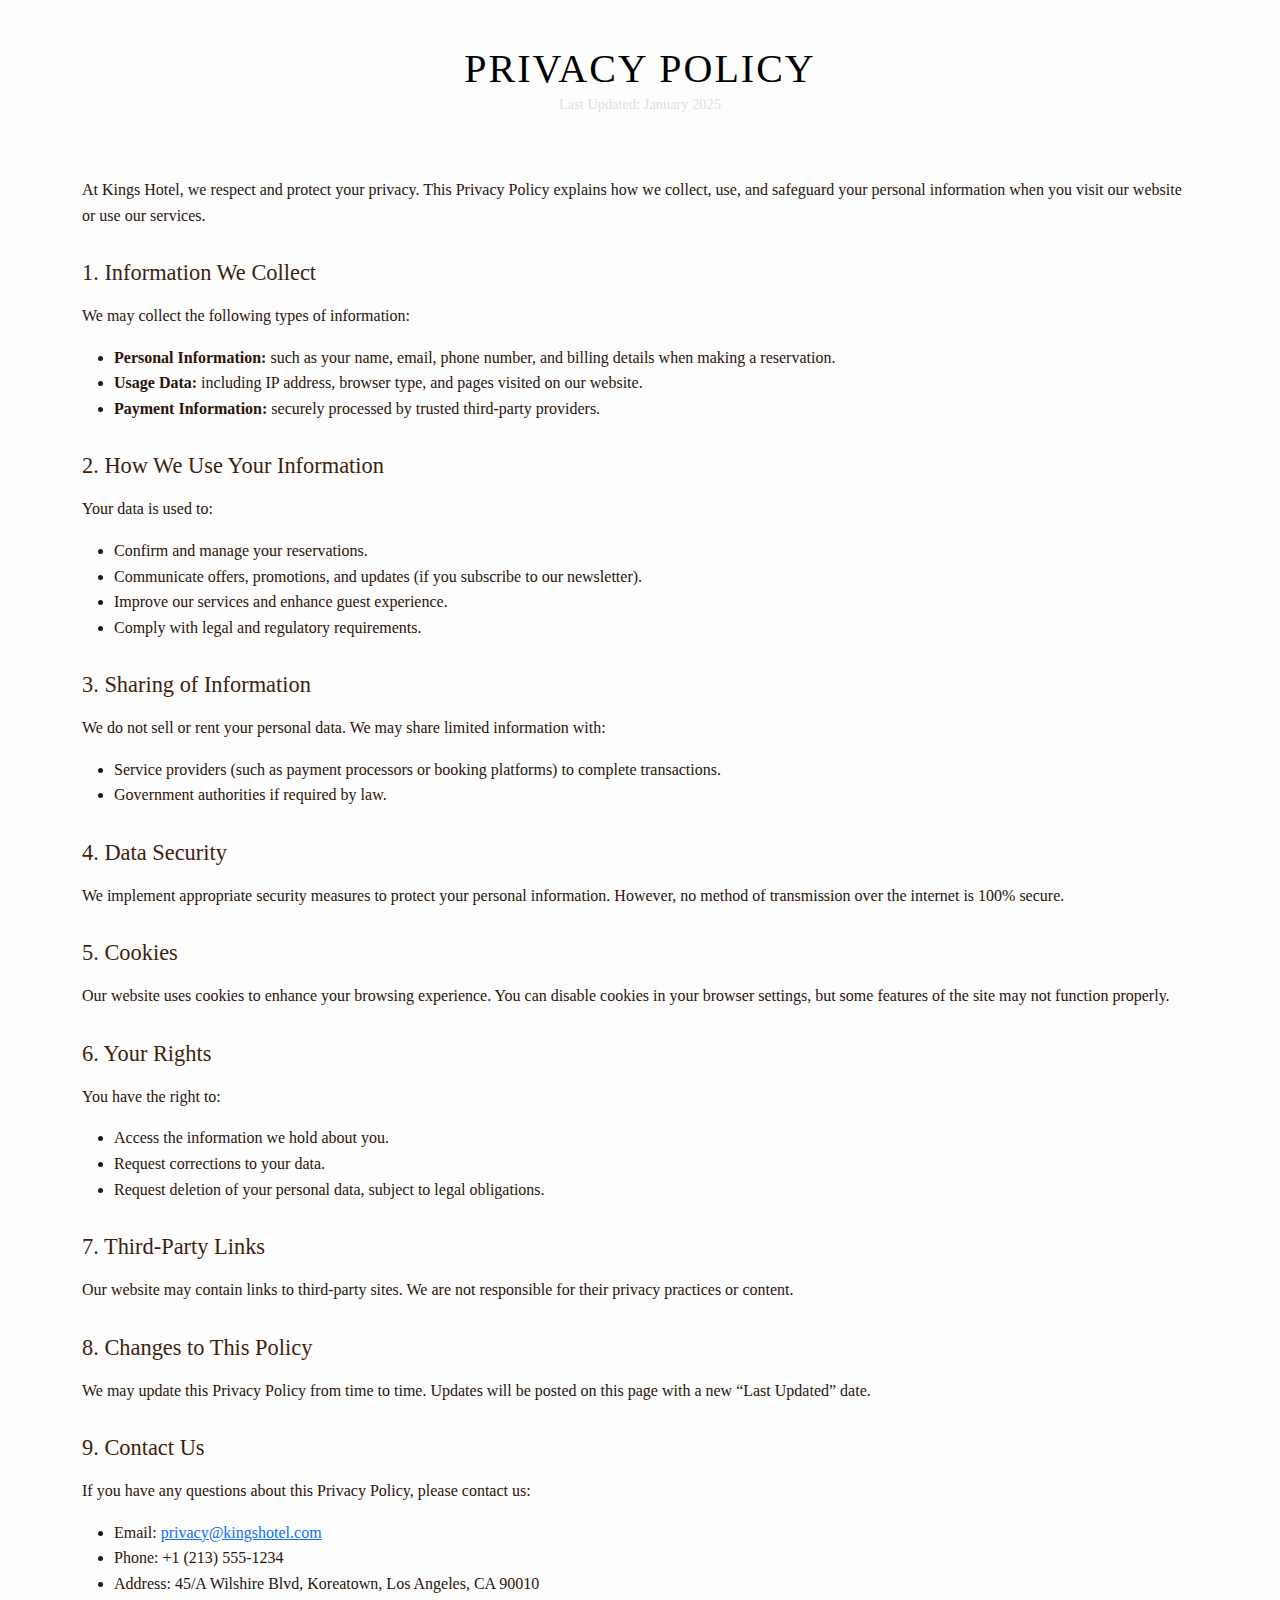
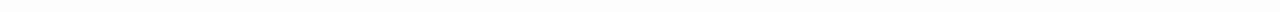
<file: pages/privacy-policy.html>
<!DOCTYPE html>
<html lang="en">

<head>
    <meta charset="UTF-8">
    <meta name="viewport" content="width=device-width, initial-scale=1.0">
    <title>Privacy Policy | Kings Hotel</title>
    <link rel="icon" href="assets/images/kings-logo.png" />
    <link href="https://cdn.jsdelivr.net/npm/bootstrap@5.3.2/dist/css/bootstrap.min.css" rel="stylesheet">

    <style>
        body {
            font-family: 'Georgia', serif;
            color: #2B1307;
            background-color: #fdfdfd;
            line-height: 1.6;
        }

        header {
            color: black;
            padding: 5vh 0;
            text-align: center;
        }

        header h1 {
            font-size: 2.5rem;
            text-transform: uppercase;
            letter-spacing: 2px;
            margin: 0;
        }

        main {
            padding: 0vh 0;
        }

        h2 {
            font-size: 1.4rem;
            margin-top: 2rem;
            margin-bottom: 1rem;
            color: #3E1F0B;
        }

        .last-updated {
            font-size: 0.9rem;
            color: #ddd;
        }
    </style>
</head>

<body>

    <!-- Hero -->
    <header>
        <div class="container">
            <h1>Privacy Policy</h1>
            <p class="last-updated">Last Updated: January 2025</p>
        </div>
    </header>

    <!-- Content -->
    <main>
        <div class="container">
            <p>At Kings Hotel, we respect and protect your privacy. This Privacy Policy explains how we collect, use,
                and safeguard your personal information when you visit our website or use our services.</p>

            <h2>1. Information We Collect</h2>
            <p>We may collect the following types of information:</p>
            <ul>
                <li><strong>Personal Information:</strong> such as your name, email, phone number, and billing details
                    when making a reservation.</li>
                <li><strong>Usage Data:</strong> including IP address, browser type, and pages visited on our website.
                </li>
                <li><strong>Payment Information:</strong> securely processed by trusted third-party providers.</li>
            </ul>

            <h2>2. How We Use Your Information</h2>
            <p>Your data is used to:</p>
            <ul>
                <li>Confirm and manage your reservations.</li>
                <li>Communicate offers, promotions, and updates (if you subscribe to our newsletter).</li>
                <li>Improve our services and enhance guest experience.</li>
                <li>Comply with legal and regulatory requirements.</li>
            </ul>

            <h2>3. Sharing of Information</h2>
            <p>We do not sell or rent your personal data. We may share limited information with:</p>
            <ul>
                <li>Service providers (such as payment processors or booking platforms) to complete transactions.</li>
                <li>Government authorities if required by law.</li>
            </ul>

            <h2>4. Data Security</h2>
            <p>We implement appropriate security measures to protect your personal information. However, no method of
                transmission over the internet is 100% secure.</p>

            <h2>5. Cookies</h2>
            <p>Our website uses cookies to enhance your browsing experience. You can disable cookies in your browser
                settings, but some features of the site may not function properly.</p>

            <h2>6. Your Rights</h2>
            <p>You have the right to:</p>
            <ul>
                <li>Access the information we hold about you.</li>
                <li>Request corrections to your data.</li>
                <li>Request deletion of your personal data, subject to legal obligations.</li>
            </ul>

            <h2>7. Third-Party Links</h2>
            <p>Our website may contain links to third-party sites. We are not responsible for their privacy practices or
                content.</p>

            <h2>8. Changes to This Policy</h2>
            <p>We may update this Privacy Policy from time to time. Updates will be posted on this page with a new “Last
                Updated” date.</p>

            <h2>9. Contact Us</h2>
            <p>If you have any questions about this Privacy Policy, please contact us:</p>
            <ul>
                <li>Email: <a href="mailto:privacy@kingshotel.com" target="_blank">privacy@kingshotel.com</a></li>
                <li>Phone: +1 (213) 555-1234</li>
                <li>Address: 45/A Wilshire Blvd, Koreatown, Los Angeles, CA 90010</li>
            </ul>
        </div>
    </main>

</body>

</html>
</file>
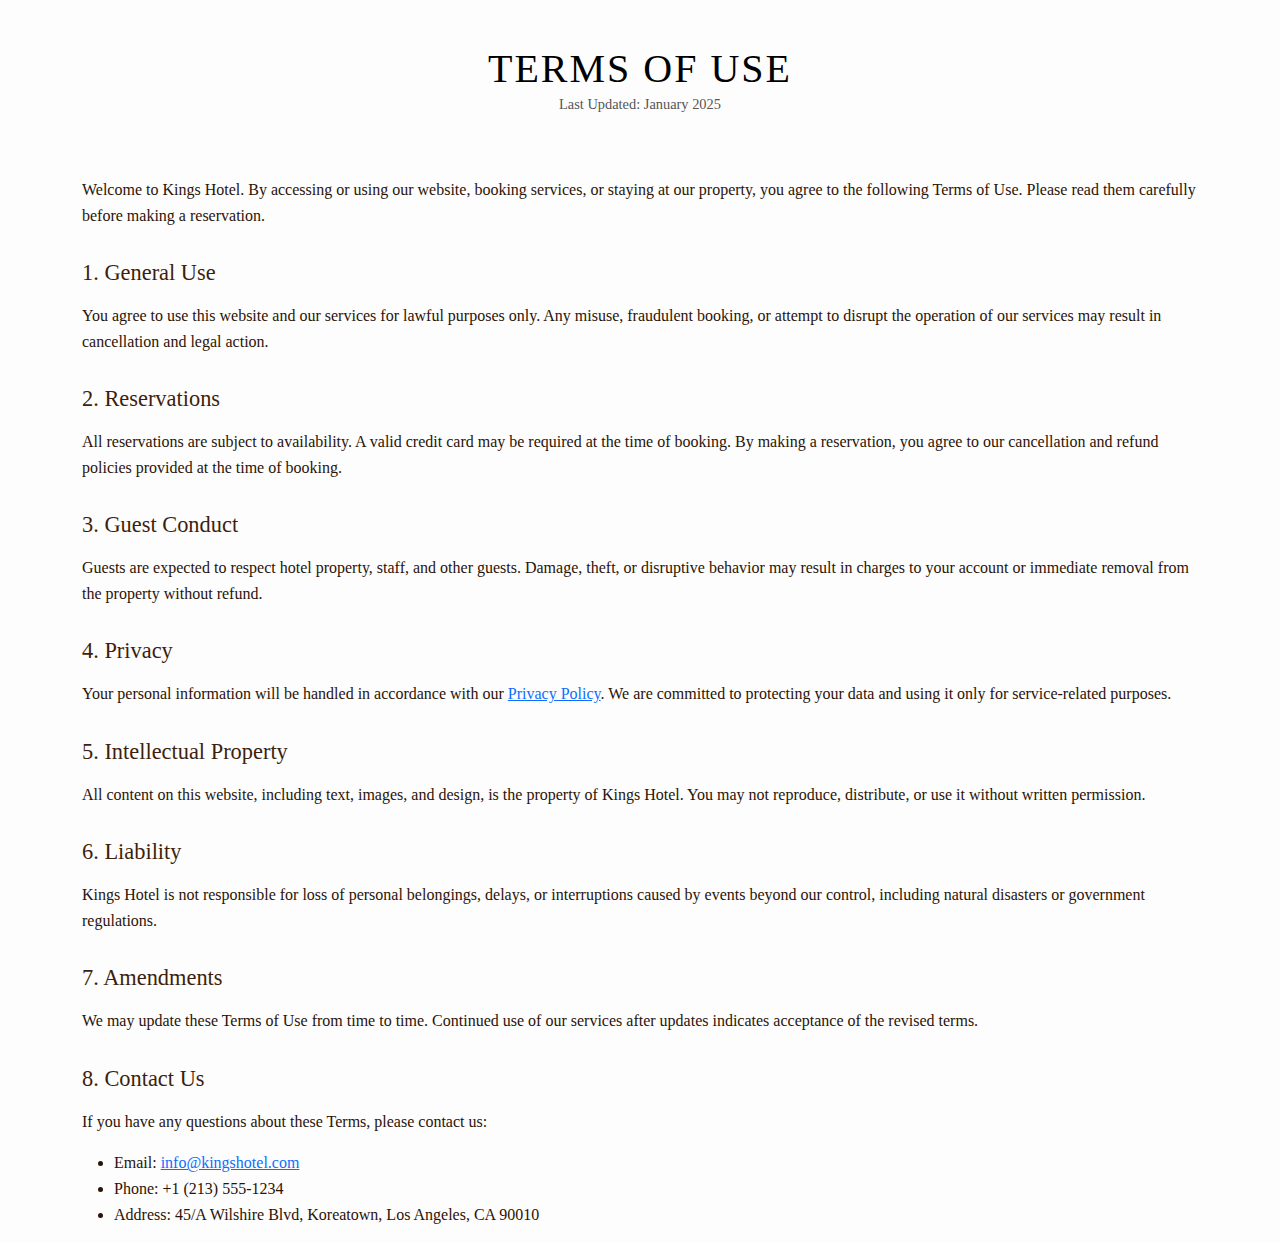
<file: pages/terms-of-use.html>
<!DOCTYPE html>
<html lang="en">

<head>
    <meta charset="UTF-8">
    <meta name="viewport" content="width=device-width, initial-scale=1.0">
    <title>Terms of Use | Kings Hotel</title>
    <link href="https://cdn.jsdelivr.net/npm/bootstrap@5.3.2/dist/css/bootstrap.min.css" rel="stylesheet">
    <link rel="icon" href="assets/images/kings-logo.png" />

    <style>
        body {
            font-family: 'Georgia', serif;
            color: #2B1307;
            background-color: #fdfdfd;
            line-height: 1.6;
        }

        header {
            color: black;
            padding: 5vh 0;
            text-align: center;
        }

        header h1 {
            font-size: 2.5rem;
            text-transform: uppercase;
            letter-spacing: 2px;
            margin: 0;
        }

        main {
            padding: 0vh 0;
        }

        h2 {
            font-size: 1.4rem;
            margin-top: 2rem;
            margin-bottom: 1rem;
            color: #3E1F0B;
        }

        .last-updated {
            font-size: 0.9rem;
            color: #555;
        }
    </style>
</head>

<body>

    <!-- Hero -->
    <header>
        <div class="container">
            <h1>Terms of Use</h1>
            <p class="last-updated">Last Updated: January 2025</p>
        </div>
    </header>

    <!-- Content -->
    <main>
        <div class="container">
            <p>Welcome to Kings Hotel. By accessing or using our website, booking services, or staying at our property,
                you agree to the following Terms of Use. Please read them carefully before making a reservation.</p>

            <h2>1. General Use</h2>
            <p>You agree to use this website and our services for lawful purposes only. Any misuse, fraudulent booking,
                or attempt to disrupt the operation of our services may result in cancellation and legal action.</p>

            <h2>2. Reservations</h2>
            <p>All reservations are subject to availability. A valid credit card may be required at the time of booking.
                By making a reservation, you agree to our cancellation and refund policies provided at the time of
                booking.</p>

            <h2>3. Guest Conduct</h2>
            <p>Guests are expected to respect hotel property, staff, and other guests. Damage, theft, or disruptive
                behavior may result in charges to your account or immediate removal from the property without refund.
            </p>

            <h2>4. Privacy</h2>
            <p>Your personal information will be handled in accordance with our <a href="privacy-policy.html"
                    target="_blank">Privacy
                    Policy</a>. We are committed to protecting your data and using it only for service-related purposes.
            </p>

            <h2>5. Intellectual Property</h2>
            <p>All content on this website, including text, images, and design, is the property of Kings Hotel. You may
                not reproduce, distribute, or use it without written permission.</p>

            <h2>6. Liability</h2>
            <p>Kings Hotel is not responsible for loss of personal belongings, delays, or interruptions caused by events
                beyond our control, including natural disasters or government regulations.</p>

            <h2>7. Amendments</h2>
            <p>We may update these Terms of Use from time to time. Continued use of our services after updates indicates
                acceptance of the revised terms.</p>

            <h2>8. Contact Us</h2>
            <p>If you have any questions about these Terms, please contact us:</p>
            <ul>
                <li>Email: <a href="mailto:info@kingshotel.com" target="_blank">info@kingshotel.com</a></li>
                <li>Phone: +1 (213) 555-1234</li>
                <li>Address: 45/A Wilshire Blvd, Koreatown, Los Angeles, CA 90010</li>
            </ul>
        </div>
    </main>

</body>

</html>
</file>
